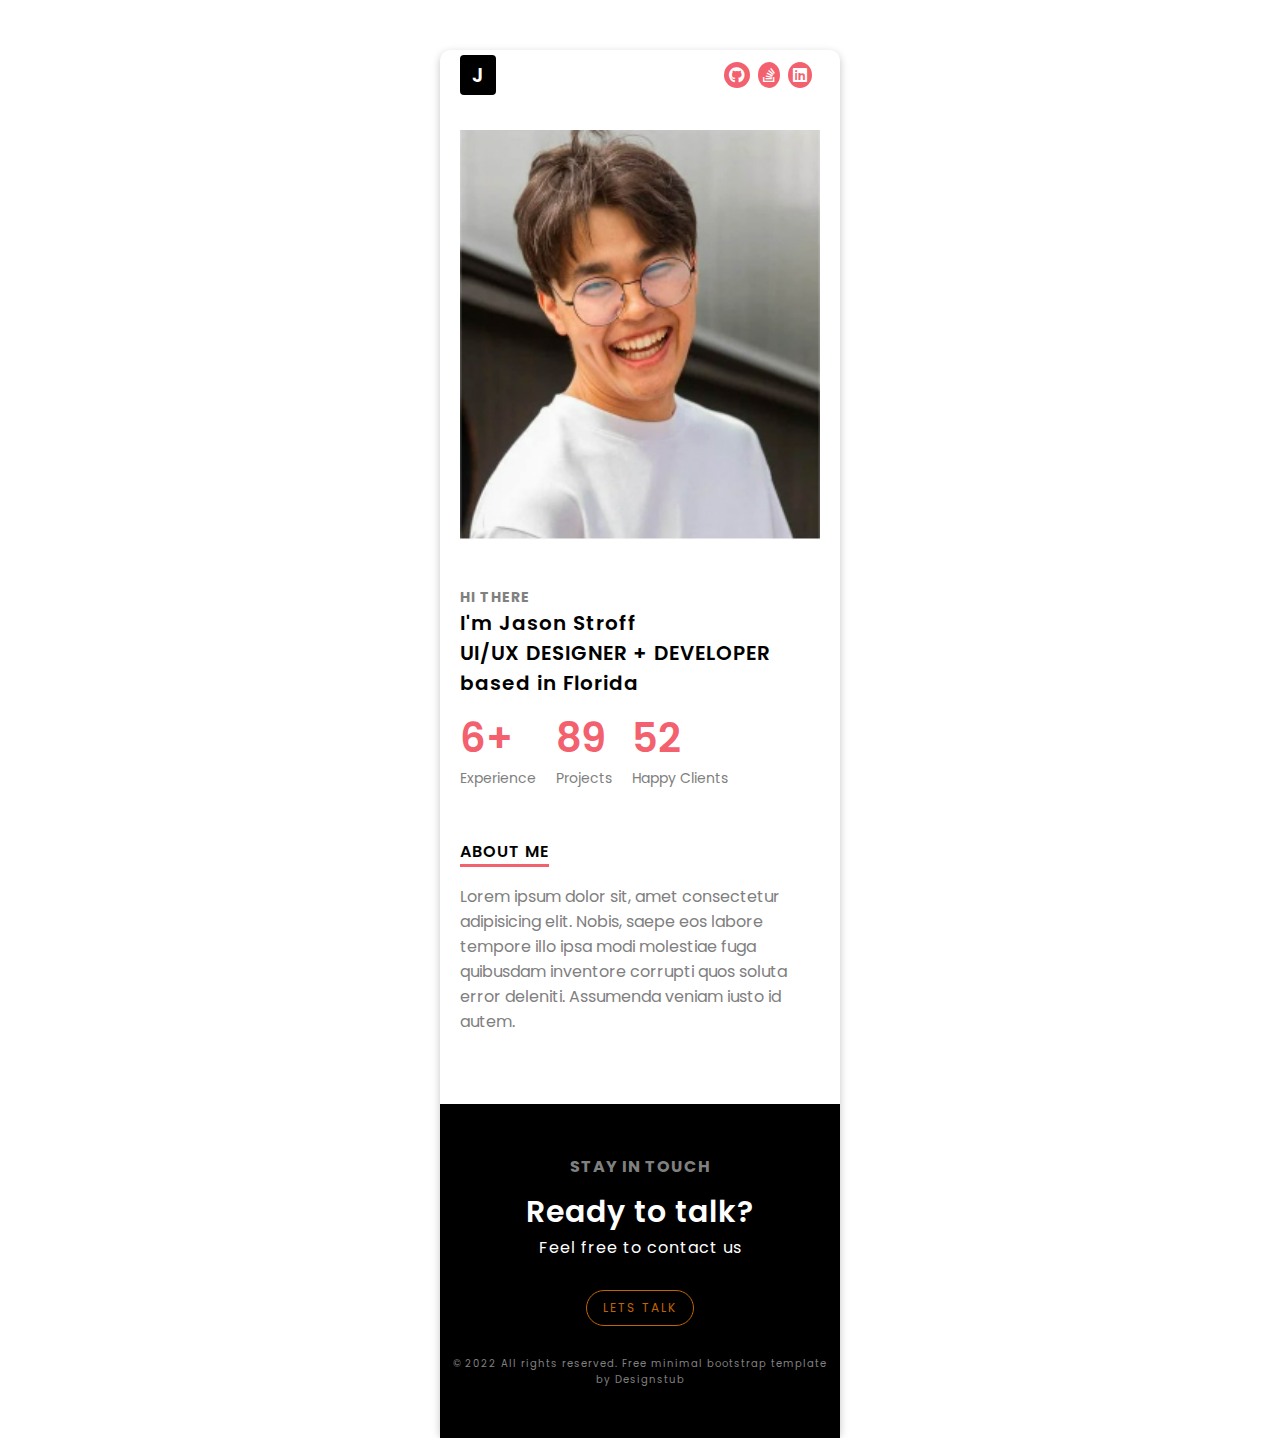
<file: assets/Buoi2/index.html>
<!DOCTYPE html>
<html lang="en">

<head>
    <meta charset="UTF-8">
    <meta http-equiv="X-UA-Compatible" content="IE=edge">
    <meta name="viewport" content="width=device-width, initial-scale=1.0">
    <link rel="icon" href="./img/person.png" type="image/x-icon" />
    <link rel="stylesheet" href="https://cdnjs.cloudflare.com/ajax/libs/font-awesome/6.0.0/css/all.min.css" />
    <link rel="stylesheet" href="./css/style.css">
    <title>Card</title>
</head>

<body>
    <div id="wrapper">
        <div id="header">
            <p class="logo">J</p>
            <ul class="list_icon">
                <li class="icon_item"><a href="#"><i class="fa-brands fa-github"></i></a></li>
                <li class="icon_item"><a href="#"><i class="fa-brands fa-stack-overflow"></i></a></li>
                <li class="icon_item"><a href="#"><i class="fa-brands fa-linkedin"></i></a></li>
            </ul>
        </div>

        <div class="img_person">
            <div class="img">
                <img src="./img/person.png" alt="">
            </div>
        </div>

        <div class="content">
            <div class="heading">
                <h4 class="title">HI THERE</h4>
                <p>I'm Jason Stroff <br> <span>UI/UX DESIGNER + DEVELOPER</span> <br> based in Florida</p>
            </div>
            <div class="number">
                <div class="column">
                    <p class="num">6+</p>
                    <p class="para">Experience</p>
                </div>
                <div class="column">
                    <p class="num">89</p>
                    <p class="para">Projects</p>
                </div>
                <div class="column">
                    <p class="num">52</p>
                    <p class="para">Happy Clients</p>
                </div>
            </div>

            <div class="aboutme">
                <span class="about">ABOUT ME</span>
                <p class="about_content">Lorem ipsum dolor sit, amet consectetur adipisicing elit. Nobis, saepe eos
                    labore tempore illo ipsa modi molestiae fuga quibusdam inventore corrupti quos soluta error
                    deleniti. Assumenda veniam iusto id autem.</p>
            </div>
        </div>

        <div class="footer">
            <h4>STAY IN TOUCH</h4>
            <span>Ready to talk?</span>
            <p class="contact">Feel free to contact us</p>
            <a href="#">LETS TALK</a>
            <p class="copyright">© 2022 All rights reserved. Free minimal bootstrap template <br> by Designstub</p>
        </div>
    </div>
</body>

</html>
</file>
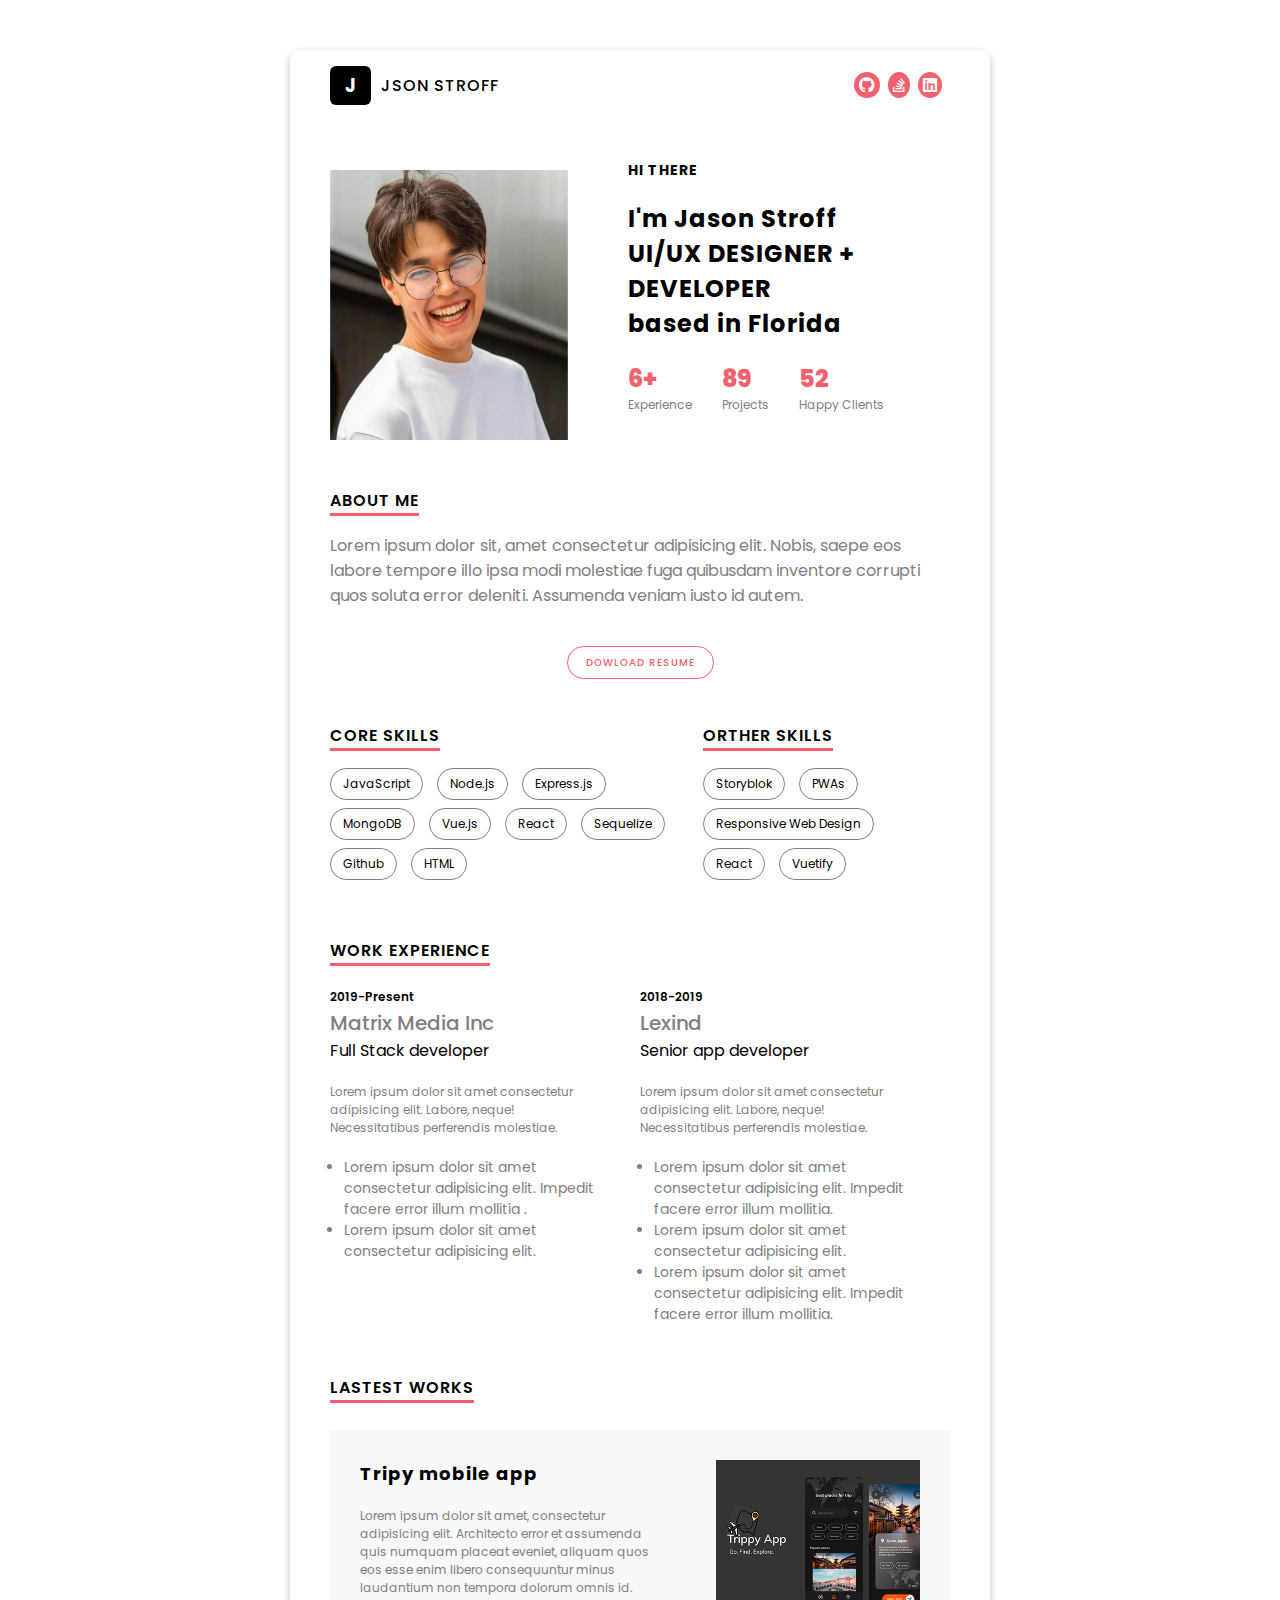
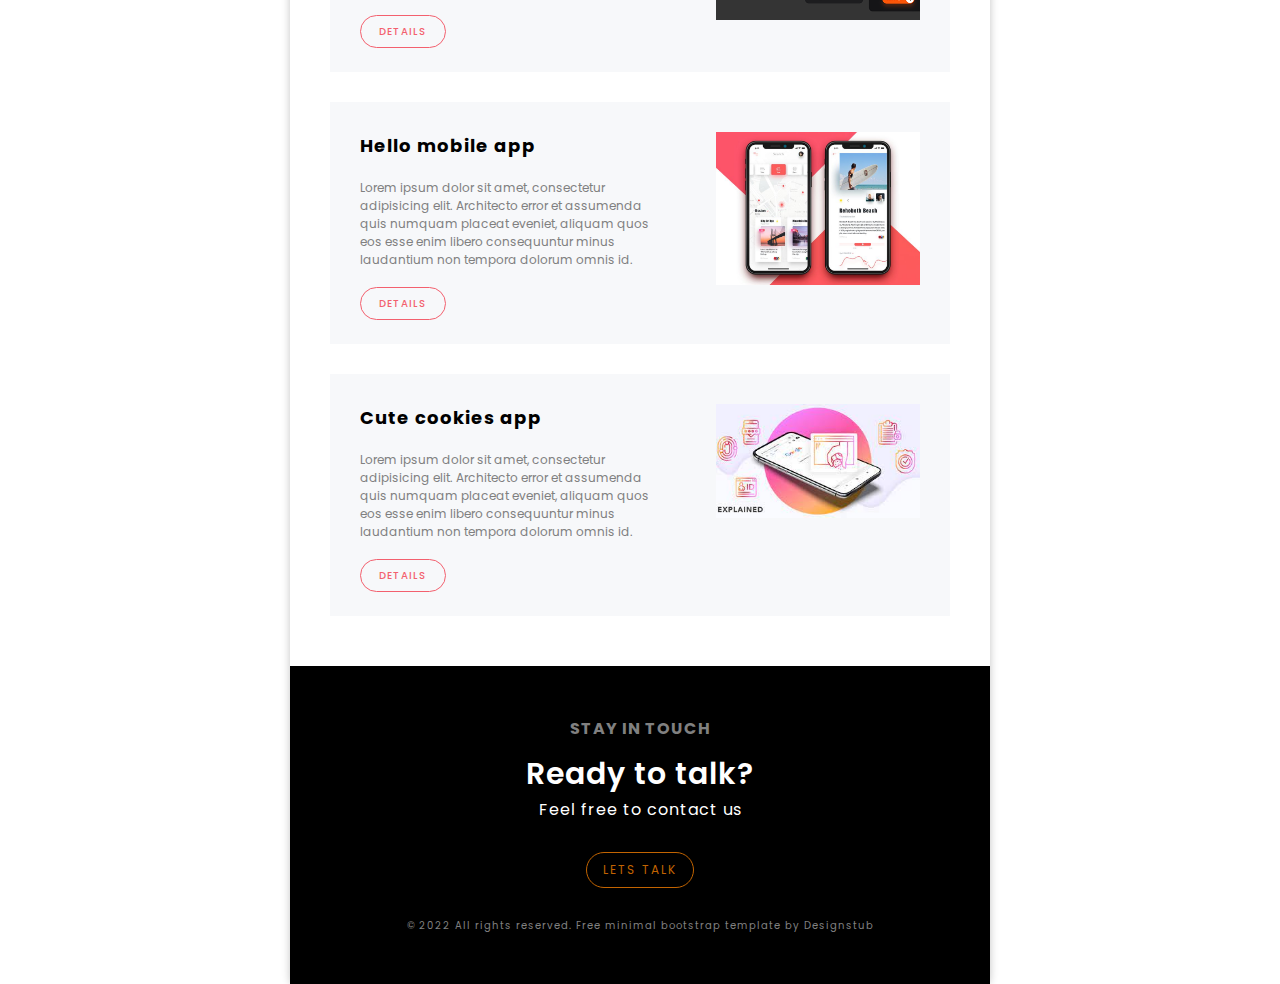
<file: assets/Buoi3/index.html>
<!DOCTYPE html>
<html lang="en">

<head>
    <meta charset="UTF-8">
    <meta http-equiv="X-UA-Compatible" content="IE=edge">
    <meta name="viewport" content="width=device-width, initial-scale=1.0">
    <link rel="icon" href="/assets/img/person.png" type="image/x-icon" />
    <link rel="stylesheet" href="https://cdnjs.cloudflare.com/ajax/libs/font-awesome/6.0.0/css/all.min.css" />
    <link rel="stylesheet" href="./css/style.css">
    <title>Card</title>
</head>

<body>
    <div id="wrapper">
        <div id="header">
            <div class="header__logo">
                <h3>J</h3>
                <p>JSON STROFF</p>
            </div>
            <ul class="list_icon">
                <li class="icon_item"><a href="#"><i class="fa-brands fa-github"></i></a></li>
                <li class="icon_item"><a href="#"><i class="fa-brands fa-stack-overflow"></i></a></li>
                <li class="icon_item"><a href="#"><i class="fa-brands fa-linkedin"></i></a></li>
            </ul>
        </div>

        <div class="img_person">
            <div class="img">
                <img src="/assets/img/person.png" alt="">
            </div>
            <div class="img_person-heading">
                <h4 class="title">HI THERE</h4>
                <p class="heading__content">I'm Jason Stroff <br> <span>UI/UX DESIGNER + DEVELOPER</span> <br> based in
                    Florida</p>
                <div class="heading__number">
                    <div class="column">
                        <p class="num">6+</p>
                        <p class="para">Experience</p>
                    </div>
                    <div class="column">
                        <p class="num">89</p>
                        <p class="para">Projects</p>
                    </div>
                    <div class="column">
                        <p class="num">52</p>
                        <p class="para">Happy Clients</p>
                    </div>
                </div>
            </div>
        </div>

        <div class="aboutme">
            <span class="underline">ABOUT ME</span>
            <p class="about__content">Lorem ipsum dolor sit, amet consectetur adipisicing elit. Nobis, saepe eos
                labore tempore illo ipsa modi molestiae fuga quibusdam inventore corrupti quos soluta error
                deleniti. Assumenda veniam iusto id autem.</p>
        </div>

        <div class="btn">
            <a href="#" class="down">DOWLOAD RESUME</a>
        </div>

        <div class="skills">
            <div class="skills__list">
                <div>
                    <span class="underline">CORE SKILLS</span>
                </div>
                <a href="#" class="skill-item">JavaScript</a>
                <a href="#" class="skill-item">Node.js</a>
                <a href="#" class="skill-item">Express.js</a>
                <a href="#" class="skill-item">MongoDB</a>
                <a href="#" class="skill-item">Vue.js</a>
                <a href="#" class="skill-item">React</a>
                <a href="#" class="skill-item">Sequelize</a>
                <a href="#" class="skill-item">Github</a>
                <a href="#" class="skill-item">HTML</a>
            </div>
            <div class="skills__list">
                <div>
                    <span class="underline">ORTHER SKILLS</span>
                </div>
                <a href="#" class="skill-item">Storyblok</a>
                <a href="#" class="skill-item">PWAs</a>
                <a href="#" class="skill-item">Responsive Web Design</a>
                <a href="#" class="skill-item">React</a>
                <a href="#" class="skill-item">Vuetify</a>
            </div>
        </div>

        <div class="experence">
            <span class="underline">WORK EXPERIENCE</span>
            <div class="experience__wrapper">
                <div class="experience__last_current">
                    <span class="time">2019-Present</span>
                    <h3>Matrix Media Inc</h3>
                    <p class="job">Full Stack developer</p>
                    <p class="experience_content">
                        Lorem ipsum dolor sit amet consectetur adipisicing elit. Labore, neque! Necessitatibus
                        perferendis molestiae.
                    </p>
                    <ul class="list_content">
                        <li>Lorem ipsum dolor sit amet consectetur adipisicing elit. Impedit facere error illum mollitia
                        .</li>
                        <li>Lorem ipsum dolor sit amet consectetur adipisicing elit.</li>
                    </ul>
                </div>

                <div class="experience__last_current">
                    <span class="time">2018-2019</span>
                    <h3>Lexind</h3>
                    <p class="job">Senior app developer</p>
                    <p class="experience_content">
                        Lorem ipsum dolor sit amet consectetur adipisicing elit. Labore, neque! Necessitatibus
                        perferendis molestiae.
                    </p>
                    <ul class="list_content">
                        <li>Lorem ipsum dolor sit amet consectetur adipisicing elit. Impedit facere error illum mollitia.</li>
                        <li>Lorem ipsum dolor sit amet consectetur adipisicing elit.</li>
                        <li>Lorem ipsum dolor sit amet consectetur adipisicing elit. Impedit facere error illum mollitia.</li>
                    </ul>
                </div>
            </div>
        </div>

        <div class="works">
            <span class="underline">LASTEST WORKS</span>
            <div class="wroks__wrapper">
                <div class="works_app">
                    <div class="col-left">
                        <h3 class="title">Tripy mobile app</h3>
                        <p class="works_app-content">
                        Lorem ipsum dolor sit amet, consectetur adipisicing elit. Architecto error et assumenda quis numquam placeat eveniet, aliquam quos eos esse enim libero consequuntur minus laudantium non tempora dolorum omnis id.
                        </p>
                        <div class="btn">
                            <a href="#" class="down">DETAILS</a>
                        </div>
                    </div>
                    <div class="img_app">
                        <img src="/assets/img/tripyMoblieApp.png" alt="">
                    </div>
                </div>
            </div>

            <div class="wroks__wrapper">
                <div class="works_app">
                    <div class="col-left">
                        <h3 class="title">Hello mobile app</h3>
                        <p class="works_app-content">
                        Lorem ipsum dolor sit amet, consectetur adipisicing elit. Architecto error et assumenda quis numquam placeat eveniet, aliquam quos eos esse enim libero consequuntur minus laudantium non tempora dolorum omnis id.
                        </p>
                        <div class="btn">
                            <a href="#" class="down">DETAILS</a>
                        </div>
                    </div>
                    <div class="img_app">
                        <img src="/assets/img/helloMobileApp.jpg" alt="">
                    </div>
                </div>
            </div>

            <div class="wroks__wrapper">
                <div class="works_app">
                    <div class="col-left">
                        <h3 class="title">Cute cookies app</h3>
                        <p class="works_app-content">
                        Lorem ipsum dolor sit amet, consectetur adipisicing elit. Architecto error et assumenda quis numquam placeat eveniet, aliquam quos eos esse enim libero consequuntur minus laudantium non tempora dolorum omnis id.
                        </p>
                        <div class="btn">
                            <a href="#" class="down">DETAILS</a>
                        </div>
                    </div>
                    <div class="img_app">
                        <img src="/assets/img/cuteCookiesApp.jpeg" alt="">
                    </div>
                </div>
            </div>
        </div>

        <div class="footer">
            <h4>STAY IN TOUCH</h4>
            <span>Ready to talk?</span>
            <p class="contact">Feel free to contact us</p>
            <a href="#">LETS TALK</a>
            <p class="copyright">© 2022 All rights reserved. Free minimal bootstrap template by Designstub</p>
        </div>
        </div>

    </div>
</body>

</html>
</file>
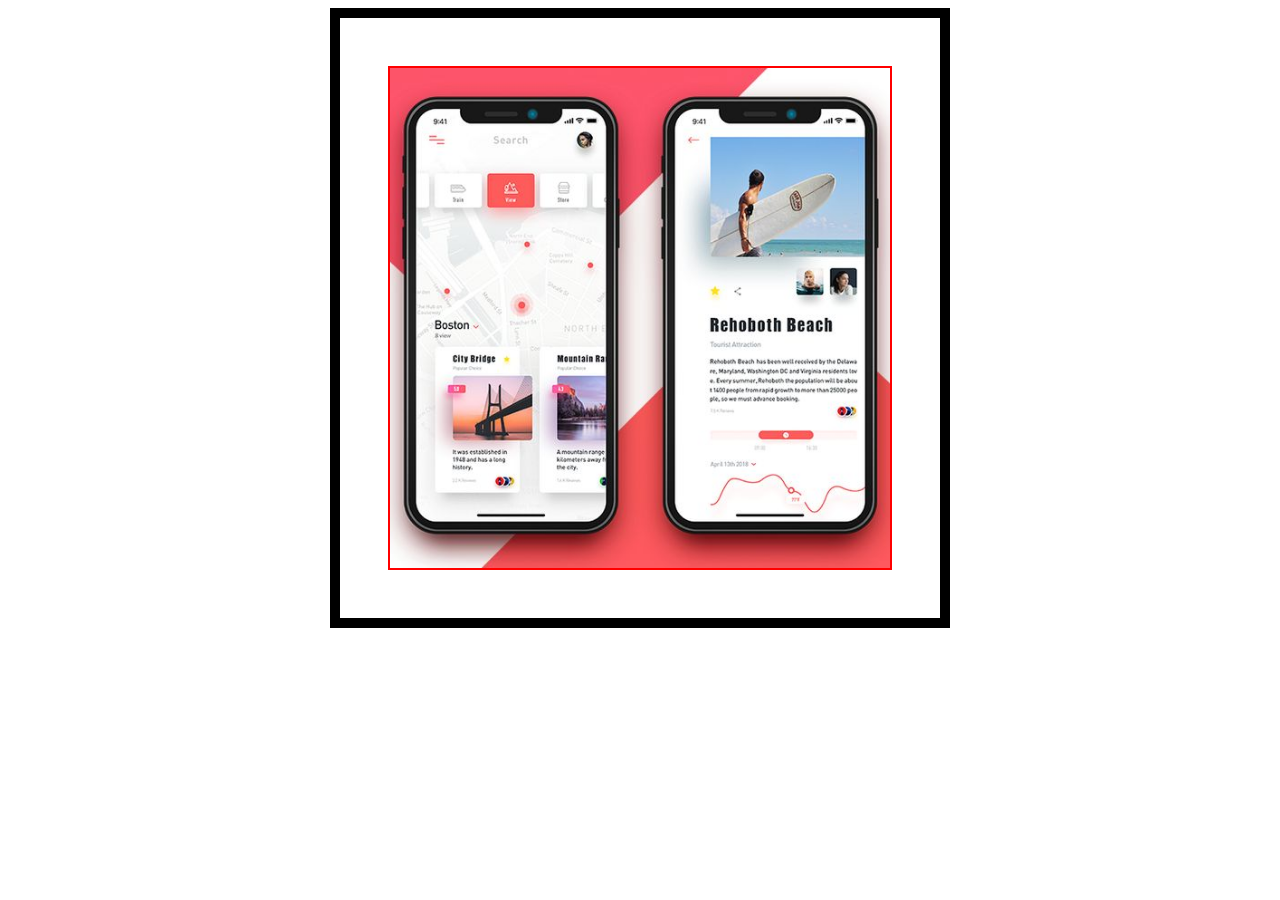
<file: assets/Buoi4/index.html>
<!DOCTYPE html>
<html lang="en">

<head>
    <meta charset="UTF-8">
    <meta http-equiv="X-UA-Compatible" content="IE=edge">
    <meta name="viewport" content="width=device-width, initial-scale=1.0">
    <title>Document</title>

    <style>
        .box {
            width: 600px;
            height: 600px;
            border: 10px solid #000;
        }

        img {
            width: 500px;
            height: 500px;
            object-fit: cover;
            border: 2px solid red;
            margin-left: 50%;
            margin-top: 50%;
            transform: translate(-50%, -50%);
        }
    </style>
</head>

<body>
    <center>
        <div class="box">
            <img src="/assets/img/helloMobileApp.jpg" alt="">
        </div>
    </center>
</body>

</html>
</file>
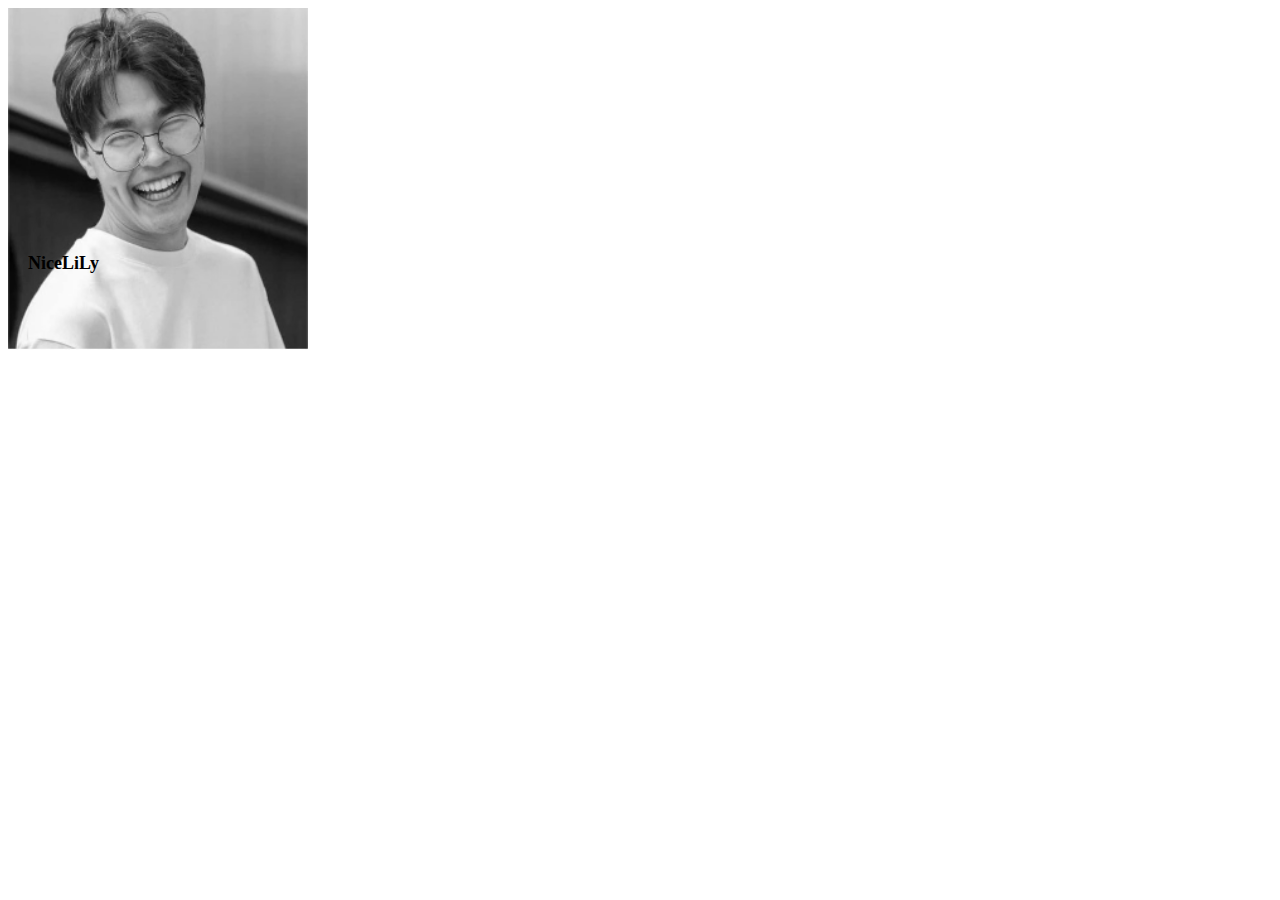
<file: assets/Buoi5/index.html>
<!DOCTYPE html>
<html lang="en">
<head>
    <meta charset="UTF-8">
    <meta http-equiv="X-UA-Compatible" content="IE=edge">
    <meta name="viewport" content="width=device-width, initial-scale=1.0">
    <title>Document</title>

    <style>
        .main {
            width: 300px;
            position: relative;
            overflow: hidden;
        }

        .filter {
            position: absolute;
            width: 100%;
            height: 100%;
        }

        img {
            width: 100%;
            filter: grayscale(100%);
            transition: all 0.5s;
        }

        .text {
            position: absolute;
            bottom: 80px;
            left: 20px;
            color: #000;
            font-size: 18px;
            font-weight: 600;
            transition: all 0.5s;
        }
        .main:hover .text {
            bottom: 120px;
        }
        .main:hover img {
            transform: translateX(10px);
            filter: none;
        }

        .text2 {
            left: 20px;
            position: absolute;
            bottom: -80px;
            transition: all 0.5s;
        }
        .main:hover .text2 {
            bottom: 80px;
        }
    </style>
</head>
<body>
    <div class="image">
        <div class="main">
            <div class="filter"></div>
            <img src="/assets/img/person.png" alt="">
            <div class="text">
                NiceLiLy
            </div>
            <div class="text2">
                Lorem ipsum dolor sit amet consectetur adipisicing elit.
            </div>
        </div>
        
    </div>
</body>
</html>
</file>
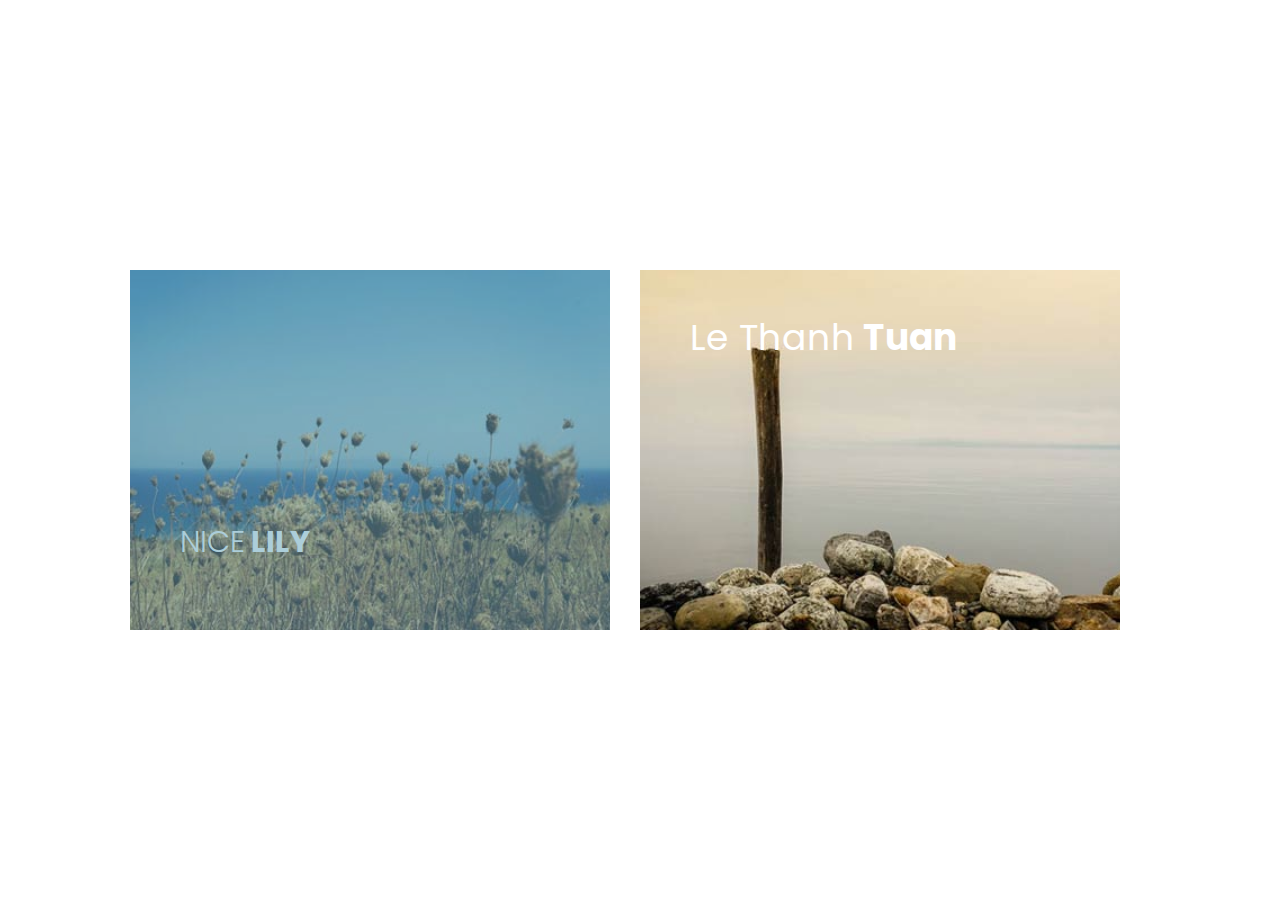
<file: assets/Buoi6/index.html>
<!DOCTYPE html>
<html lang="en">
<head>
    <meta charset="UTF-8">
    <meta http-equiv="X-UA-Compatible" content="IE=edge">
    <meta name="viewport" content="width=device-width, initial-scale=1.0">
    <link rel="stylesheet" href="./asset/css/style.css">
    <link rel="stylesheet" href="./asset/css/style2.css">
    <title>Hover effect</title>
</head>
<body>
    <div class="container">
        <div class="box">
            <div class="overlay"></div>
            <img src="./asset/img/12.jpg" alt="">
            <div class="content">
                <h2><span>NICE</span> LILY</h2>
                <p>Lorem ipsum dolor sit amet consectetur</p>
            </div>
        </div>

        <div class="box2">
            <img src="./asset/img/14.jpg" alt="">
            <div class="content2">
                <h2><span>Le Thanh</span> Tuan</h2>
            </div>
            <div class="circle">
                <p>Lorem ipsum <br> dolor sit amet <br> consectetur</p>
            </div>
        </div>
    </div>
</body>
</html>
</file>
<file: assets/Buoi2/css/style.css>
@import url('https://fonts.googleapis.com/css2?family=Dancing+Script&family=Poppins:wght@100;200;300;800;900&display=swap');

* {
    margin: 0;
    padding: 0;
    box-sizing: border-box;
    text-decoration: none;
}

body {
    font-family: 'Poppins', sans-serif;
}

#wrapper {
    width: 400px;
    height: auto;
    border-radius: 10px;
    margin-left: 50%;
    margin-top: 50px;
    transform: translateX(-50%);
    background-color: #fff;
    box-shadow: rgba(0, 0, 0, 0.24) 0px 3px 8px;
}

#header {
    height: 40px;
    display: flex;
    justify-content: space-between;
    align-items: center;
    margin: 20px;
    padding-top: 10px;
}

.logo {
    font-size: 20px;
    font-weight: 600;
    padding: 5px 12px;
    color: #fff;
    background-color: #000;
    border-radius: 4px;
}

.list_icon {
    display: flex;
    list-style: none;
    justify-content: space-around;
    align-items: center;

}

.list_icon .icon_item {
    margin-right: 8px;
    background-color: #f3606e;
    border-radius: 50%;
}

.list_icon .icon_item i {
    color: #fff;
    padding: 5px;
}

.img_person img {
    padding: 20px;
    width: 100%;
}

.content {
    margin: 20px;
}

.content .heading {
    color: #000;
}

.content .heading .title {
    font-size: 14px;
    letter-spacing: 1px;
    color: gray;
}

.content .heading p {
    font-size: 20px;
    font-weight: 600;
    letter-spacing: 1px;
}

.content .number {
    display: flex;
    align-items: center;
    margin-top: 10px;
    margin-bottom: 50px;
}

.content .number .column {
    margin-right: 20px;
}

.content .number .num {
    font-size: 40px;
    font-weight: 600;
    color: #f3606e;
}

.content .number .para {
    font-size: 14px;
    color: gray;
}

.content .aboutme .about {
    position: relative;
    font-weight: 600;
    letter-spacing: 1px;
    color: #000;
}

.content .aboutme .about::after {
    content: '';
    position: absolute;
    height: 3px;
    width: 100%;
    top: 24px;
    left: 0;
    background-color: #f3606e;
}

.content .aboutme .about_content {
    margin-top: 20px;
    text-align: left;
    color: gray;
    padding-bottom: 50px;
}

.footer {
    color: #fff;
    padding: 50px 0;
    background-color: #000;
    text-align: center;
    letter-spacing: 1px;
}

.footer h4 {
    color: gray;
    margin-bottom: 10px;
}

.footer span {
    font-size: 30px;
    font-weight: 600;
}

.footer a {
    display: inline-block;
    padding: 8px 16px;
    letter-spacing: 2px;
    font-size: 12px;
    color: #C26401;
    margin: 30px 0;
    border: 1px solid #C26401;
    border-radius: 30px;
}

.footer .copyright {
    color: gray;
    font-size: 10px;
}
</file>
<file: assets/Buoi3/css/style.css>
@import url('https://fonts.googleapis.com/css2?family=Dancing+Script&family=Poppins:wght@100;200;300;400;500;600;700;800;900&display=swap');
* {
    margin: 0;
    padding: 0;
    text-decoration: none;
    box-sizing: border-box;
}
body {
    font-family: 'Poppins', sans-serif;
}

.title {
    font-size: 14px;
    letter-spacing: 1px;
    margin-bottom: 20px;
}

#wrapper {
    position: relative;
    width: 700px;
    height: auto;
    border-radius: 10px;
    margin-top: 50px;
    margin-left: 50%;
    transform: translateX(-50%);
    background-color: #fff;
    box-shadow: rgba(0, 0, 0, 0.24) 0px 3px 8px;
}
#header {
    height: 40px;
    display: flex;
    justify-content: space-between;
    align-items: center;
    margin: 40px;
    padding-top: 30px;
}

.header__logo {
    display: flex;
    align-items: center;
}
.header__logo h3 {
    margin-right: 10px;
    padding:  5px 15px;
    background-color: #000;
    color: #fff;
    border-radius: 6px;
}
.header__logo p {
    font-weight: 500;
    letter-spacing: 1px;
}

.list_icon {
    display: flex;
    list-style: none;
    justify-content: space-around;
    align-items: center;
}
.list_icon .icon_item {
    margin-right: 8px;
    background-color: #f3606e;
    border-radius: 50%;
}

.list_icon .icon_item i {
    color: #fff;
    padding: 5px;
}

.img_person {
    display: flex;
}

.img_person img {
    margin: 40px;
}
.img_person-heading {
    margin: 30px 0 30px 20px;
}

.heading__content {
    font-size: 24px;
    font-weight: 700;
    letter-spacing: 1px;
}
.heading__number {
    display: flex;
    align-items: center;
    margin: 20px 10px 20px 0;
}
.heading__number .column {
    margin-right: 30px;
}
.heading__number .num {
    font-size: 24px;
    font-weight: 800;
    color: #f3606e;
}
.heading__number .para {
    font-size: 12px;
    color: gray;
}

.aboutme {
    margin: 0 40px 10px 40px;
}

.underline {
    position: relative;
    font-weight: 600;
    letter-spacing: 1px;
    color: #000;
}
.underline::after {
    content: '';
    position: absolute;
    height: 3px;
    width: 100%;
    top: 24px;
    left: 0;
    background-color: #f3606e;
}
.aboutme .about__content {
    margin-top: 20px;
    text-align: left;
    color: gray;
    padding-bottom: 30px;
}

.btn {
    text-align: center;
    margin-bottom: 50px;
    font-weight: 500;
}
.down {
    padding: 8px 18px;
    letter-spacing: 1px;
    font-size: 10px;
    color: #f3606e;
    background-color: transparent;
    border: 1px solid #f3606e;
    border-radius: 25px;
}
.down:hover {
    background-color: #f3606e;
    color: #fff;
}

.skills {
    margin: 40px;
    display: flex;
}
.skills__list {
    margin-right: 20px;
}
.skills__list div {
    margin-bottom: 20px;
}
.skills__list .skill-item {
    display: inline-block;
    color: #000;
    font-size: 12px;
    padding: 6px 12px;
    border-radius: 40px;
    border: 1px solid gray;
    margin-right: 10px;
    margin-bottom: 8px;
}
.skills__list .skill-item:hover {
    background-color: #d1d5db;
}

.experence {
    margin: 50px 40px 50px 40px; 
}

.experience__wrapper {
    display: flex;
    margin-top: 20px;
}
.experience__last_current {
    margin-right: 40px;
}
.experience__last_current .time {
    font-size: 12px;
    font-weight: 600;
}
.experience__last_current h3 {
    font-size: 20px;
    font-weight: 500;
    color: gray;
}
.experience__last_current .experience_content {
    margin: 20px 0;
    color: gray;
    font-size: 12px;
}
.experience__last_current .list_content {
    color: gray;
    font-size: 14px;
    margin-left: 14px;
}

.works {
    margin: 20px 40px 50px 40px;
}
.wroks__wrapper {
    margin-top: 30px;
}
.works_app {
    padding: 30px;
    background-color: #f7f8fa;
    display: flex;
}
.works_app .col-left {
    margin-right: 50px;
    flex-basis: 60%;
}
.works_app .col-left h3 {
    font-size: 18px;
}
.works_app-content {
    color: gray;
    font-size: 12px;
    margin-bottom: 20px;
}

.works_app .img_app {
    flex-basis: 40%;
}
.works_app .img_app img {
    width: 100%;
}
.works_app .col-left .btn {
    text-align: left;
    margin-bottom: 0;
}



.footer {
    color: #fff;
    padding: 50px 0;
    background-color: #000;
    text-align: center;
    letter-spacing: 1px;
}

.footer h4 {
    color: gray;
    margin-bottom: 10px;
}

.footer span {
    font-size: 30px;
    font-weight: 600;
}

.footer a {
    display: inline-block;
    padding: 8px 16px;
    letter-spacing: 2px;
    font-size: 12px;
    color: #C26401;
    margin: 30px 0;
    border: 1px solid #C26401;
    border-radius: 30px;
}
.footer a:hover {
    background-color: #C26401;
    color: #fff;
}

.footer .copyright {
    color: gray;
    font-size: 10px;
}
</file>
<file: assets/Buoi6/asset/css/style.css>
@import url('https://fonts.googleapis.com/css2?family=Poppins:wght@100;200;300;400;500;600;700;800;900&display=swap');

* {
    margin: 0;
    padding: 0;
    box-sizing: border-box;
}

.box {
    position: relative;
    overflow: hidden;
    width: 480px;
    height: 360px;
    background: #3085a3;
    cursor: pointer;
    margin-right: 30px;
}

.box .overlay {
    position: absolute;
    top: 0;
    left: 0;
    right: 0;
    bottom: 0;
    background-color: #3085a3;
    transition: 0.5s;
    z-index: 1;
    opacity: 0.4;
}

.box img {
    object-fit: cover;
    width: 540px;
    display: block;
    transition: 0.5s;
    transform: translateX(-10%);
}

.box .content {
    position: absolute;
    bottom: 40px;
    left: 50px; 
    transition: 0.5s;
}
.box .content span {
    font-weight: 300;
}

.box .content h2 {
    font-size: 30px;
    color: #fff;
    margin-bottom: 0;
}

.box .content p {
    color: #fff;
    margin-top: 0;
    opacity: 0;
    transition: 0.5s;
}

.box:hover {
    cursor: pointer;
}

.box:hover .overlay {
    background-color: rgba(0, 0, 0, 0);
}

.box:hover .content {
    bottom: 80px;
}

.box:hover .content p {
    opacity: 1;
}

.box:hover img {
    transform: translateX(0);
}
</file>
<file: assets/Buoi6/asset/css/style2.css>
@import url('https://fonts.googleapis.com/css2?family=Poppins:wght@100;200;300;400;500;600;700;800;900&display=swap');

* {
    margin: 0;
    padding: 0;
    box-sizing: border-box;
}

body {
    font-family: 'Poppins', sans-serif;
    display: flex;
    justify-content: center;
    align-items: center;
    height: 100vh;
}

.container {
    display: flex;
    align-items: center;
}

.box2 {
    position: relative;
    overflow: hidden;
    width: 480px;
    height: 360px;
    background: #3085a3;
    cursor: pointer;
    margin-right: 30px;
}
.box2 img {
    object-fit: cover;
    width: 540px;
    display: block;
    transition: 0.5s;
}
.box2 .content2 {
    position: absolute;
    top: 40px;
    left: 50px; 
    transition: 0.5s;
    color: #fff;
    font-size: 24px;
}
.box2 .content2 span {
    font-weight: 400;
}
.box2 .circle {
    position: absolute;
    bottom: 20px;
    right: 10px;
    color: #fff;
    transition: all 0.5s;
    opacity: 0;
    transform: translate(50px, 50px);
}
.box2 .circle::before {
    content: '';
    position: absolute;
    width: 300px;
    height: 300px;
    border: 1px solid #fff;
    border-radius: 50%;
    transform: translate(-80px, -80px);
    box-shadow: 0 0 0 900px rgba(255, 255, 255, 0.5);
}
.box2:hover .overlay {
    opacity: 0.4;
}
.box2:hover img {
    transform: translate(-4%, -4%);
}
.box2:hover .circle {
    transform: translate(0, 0);
    opacity: 1;
}
</file>
